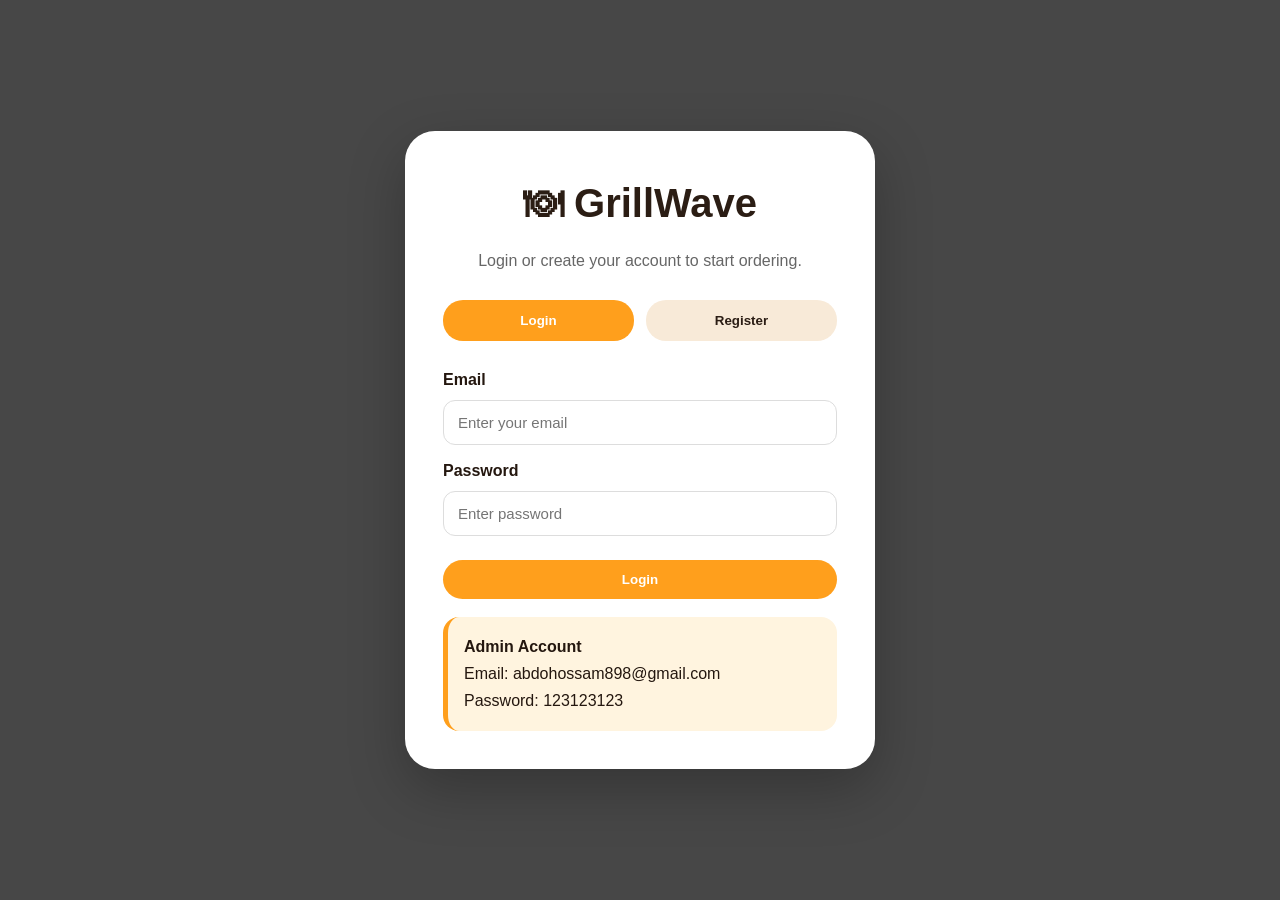
<file: login.html>
<!DOCTYPE html>
<html lang="en">
<head>
  <meta charset="UTF-8">
  <meta name="viewport" content="width=device-width, initial-scale=1.0">
  <title>GrillWave | Login</title>
  <link rel="stylesheet" href="css/style.css">
</head>
<body class="login-page">

<div class="login-wrapper">
  <div class="login-card">
    <h1>🍽 GrillWave</h1>

    <p class="login-text">
      Login or create your account to start ordering.
    </p>

    <div class="login-tabs">
      <button id="showLogin" class="tab-btn active">Login</button>
      <button id="showRegister" class="tab-btn">Register</button>
    </div>

    <form id="loginForm">
      <label>Email</label>
      <input id="loginEmail" type="email" placeholder="Enter your email">

      <label>Password</label>
      <input id="loginPassword" type="password" placeholder="Enter password">

      <button type="submit" class="main-btn full">Login</button>

      <p id="loginMessage" class="error-msg"></p>

      <div class="demo-admin">
        <h4>Admin Account</h4>
        <p>Email: abdohossam898@gmail.com</p>
        <p>Password: 123123123</p>
      </div>
    </form>

    <form id="registerForm" class="hidden">
      <label>Full Name</label>
      <input id="regName" type="text" placeholder="Your full name">

      <label>Email</label>
      <input id="regEmail" type="email" placeholder="example@email.com">

      <label>Password</label>
      <input id="regPassword" type="password" placeholder="Create password">

      <label>Phone Number</label>
      <input id="regPhone" type="tel" placeholder="01xxxxxxxxx">

      <label>Address</label>
      <input id="regAddress" type="text" placeholder="Street, Area, City">

      <button type="submit" class="main-btn full">Create Account</button>

      <p id="registerMessage" class="error-msg"></p>
    </form>
  </div>
</div>

<script src="js/auth.js"></script>
</body>
</html>
</file>
<file: css/style.css>
*{margin:0;padding:0;box-sizing:border-box}
html{scroll-behavior:smooth}
body{font-family:Arial,Helvetica,sans-serif;background:#fffaf3;color:#24170f;line-height:1.7}
img{width:100%;display:block}
a{text-decoration:none}
.container{width:90%;max-width:1180px;margin:auto}
.hidden{display:none!important}

.main-navbar{background:#2b1d14;padding:16px 0;position:sticky;top:0;z-index:1000;box-shadow:0 8px 22px rgba(0,0,0,.14)}
.nav-container{width:90%;max-width:1180px;margin:auto;display:flex;justify-content:space-between;align-items:center}
.brand{color:#ff9f1c;font-size:26px;font-weight:800;display:flex;gap:8px;align-items:center}
.nav-links{list-style:none;display:flex;gap:18px;align-items:center}
.nav-links a{color:white;font-size:15px}
.nav-links a:hover,.nav-links a.active{color:#ff9f1c}
#logoutBtn{color:#ff9f1c;font-weight:800}
.menu-toggle{display:none;background:#ff9f1c;color:white;border:0;border-radius:8px;padding:7px 13px;font-size:22px;cursor:pointer}

.hero-section{
  min-height:88vh;
  background:linear-gradient(rgba(0,0,0,.62),rgba(0,0,0,.62)),url("https://images.unsplash.com/photo-1517248135467-4c7edcad34c4?auto=format&fit=crop&w=1600&q=80") center/cover;
  display:flex;align-items:center;text-align:center;padding:70px 20px
}
.hero-box{max-width:850px;margin:auto;color:white}
.hero-box h1{font-size:58px;margin:15px 0;line-height:1.15}
.hero-box p{font-size:19px;max-width:720px;margin:0 auto 25px}
.small-title{color:#ff9f1c;font-weight:800;text-transform:uppercase;letter-spacing:1px}
.small-title.dark{color:#b45f06}
.hero-buttons{display:flex;gap:13px;justify-content:center;flex-wrap:wrap}

.main-btn,.outline-btn,.outline-dark-btn,.danger-btn{
  display:inline-block;border:0;border-radius:30px;padding:12px 26px;cursor:pointer;font-weight:700;transition:.3s;text-align:center
}
.main-btn{background:#ff9f1c;color:white}
.main-btn:hover{background:#e88700;transform:translateY(-2px)}
.outline-btn{border:2px solid white;color:white;background:transparent}
.outline-dark-btn{border:2px solid #2b1d14;color:#2b1d14;background:transparent}
.danger-btn{background:#c0392b;color:white}
.full{width:100%;margin-top:12px}

.section{padding:78px 0}
.cream-bg{background:#f8ead8}
.section-heading{text-align:center;margin-bottom:35px}
.section-heading h2,.page-header h1{font-size:38px;margin:8px 0}
.page-header{
  background:linear-gradient(rgba(43,29,20,.75),rgba(43,29,20,.75)),url("https://images.unsplash.com/photo-1555396273-367ea4eb4db5?auto=format&fit=crop&w=1600&q=80") center/cover;
  min-height:330px;display:flex;align-items:center;text-align:center;color:white;padding:60px 20px
}
.page-header div{margin:auto;max-width:850px}
.page-header p{font-size:18px}

.three-grid,.cards-grid{display:grid;grid-template-columns:repeat(3,1fr);gap:24px}
.two-grid,.form-layout,.order-layout{display:grid;grid-template-columns:1fr 1fr;gap:28px;align-items:start}

.info-card,.feature-card,.food-card,.highlight-box,.app-panel,.cart-box,.smart-form,.saved-box{
  background:white;border-radius:22px;padding:25px;box-shadow:0 12px 30px rgba(0,0,0,.08);transition:.3s
}
.info-card:hover,.feature-card:hover,.food-card:hover,.cart-box:hover,.smart-form:hover,.saved-box:hover{transform:translateY(-6px)}
.info-card h3,.feature-card h3,.food-content h3{color:#2b1d14;margin-bottom:10px}
.feature-card{text-align:center}
.icon-circle{width:64px;height:64px;background:#fff0db;color:#ff9f1c;border-radius:50%;display:flex;align-items:center;justify-content:center;margin:0 auto 18px;font-size:28px}
.food-card{overflow:hidden;padding:0}
.food-card img{height:235px;object-fit:cover}
.food-content{padding:22px}
.food-content strong,.price{display:inline-block;margin-top:8px;color:#ff9f1c;font-size:21px;font-weight:900}

input,textarea,select{
  width:100%;padding:13px 14px;border:1px solid #ddd;border-radius:12px;font-size:15px;background:white;margin-bottom:12px
}
label{font-weight:700;display:block;margin-bottom:7px}
.smart-form{display:grid;gap:6px}
.menu-tools{display:grid;grid-template-columns:1fr auto;gap:18px;margin:20px 0}
.filter-box{display:flex;gap:10px;flex-wrap:wrap}
.filter-btn{border:0;background:#f8ead8;color:#2b1d14;padding:10px 18px;border-radius:20px;cursor:pointer;font-weight:700}
.filter-btn.active,.filter-btn:hover{background:#ff9f1c;color:white}
.summary-bar{display:flex;gap:14px;flex-wrap:wrap;margin:18px 0}
.summary-bar span{background:#2b1d14;color:white;padding:10px 16px;border-radius:18px}
.menu-grid{display:grid;grid-template-columns:repeat(3,1fr);gap:24px}
.menu-card{background:white;border-radius:20px;overflow:hidden;box-shadow:0 12px 28px rgba(0,0,0,.1);display:flex;flex-direction:column}
.menu-card img{height:190px;object-fit:cover}
.menu-card-content{padding:20px;display:flex;flex-direction:column;gap:9px;flex:1}
.badge{display:inline-block;width:max-content;background:#fff0d8;color:#b45f06;padding:5px 10px;border-radius:20px;font-size:12px;font-weight:800;margin:4px}

.cart-line,.history-line,.saved-line{display:grid;grid-template-columns:1fr auto;gap:10px;align-items:center;border-bottom:1px solid #eee;padding:12px 0}
.qty-controls{display:flex;gap:6px;align-items:center}
.qty-controls button,.small-btn{border:0;border-radius:8px;background:#ff9f1c;color:white;padding:6px 10px;cursor:pointer}
.remove-btn{background:#c0392b!important}
.cart-total{text-align:right;font-size:24px;margin:16px 0}
.feedback,.error-msg{margin:12px 0;font-weight:700}
.feedback{color:#1e8449}
.error-msg{color:#c0392b}
.center-actions{text-align:center;margin-top:25px}
.text-center{text-align:center}
.muted-text{color:#6e5b4a}

.profile-note{background:#fff3df;border-left:5px solid #ff9f1c;padding:20px;border-radius:18px}
.profile-note p{margin-bottom:8px}

.login-page{
  min-height:100vh;background:linear-gradient(rgba(0,0,0,.72),rgba(0,0,0,.72)),url("https://images.unsplash.com/photo-1555396273-367ea4eb4db5?auto=format&fit=crop&w=1600&q=80") center/cover;
  display:flex;justify-content:center;align-items:center;padding:20px
}
.login-wrapper{width:100%;max-width:470px}
.login-card{background:white;border-radius:30px;padding:38px;box-shadow:0 20px 55px rgba(0,0,0,.25)}
.login-card h1{text-align:center;color:#2b1d14;margin-bottom:10px;font-size:40px}
.login-text{text-align:center;color:#666;margin-bottom:25px}
.login-tabs{display:grid;grid-template-columns:1fr 1fr;gap:12px;margin-bottom:25px}
.tab-btn{border:0;padding:13px;border-radius:20px;background:#f8ead8;color:#2b1d14;font-weight:800;cursor:pointer}
.tab-btn.active{background:#ff9f1c;color:white}

.demo-admin{margin-top:18px;background:#fff4df;padding:16px;border-radius:16px;border-left:5px solid #ff9f1c}
.footer{background:#2b1d14;color:white;padding:35px 0}
.footer-grid{display:grid;grid-template-columns:repeat(3,1fr);gap:25px}
.top-btn{display:none;position:fixed;right:22px;bottom:22px;background:#ff9f1c;color:white;border:0;border-radius:50%;width:48px;height:48px;font-size:22px;z-index:999;cursor:pointer}

@media(max-width:900px){
  .three-grid,.cards-grid,.menu-grid,.footer-grid{grid-template-columns:1fr 1fr}
  .two-grid,.order-layout,.form-layout,.menu-tools{grid-template-columns:1fr}
  .menu-toggle{display:block}
  .nav-links{display:none;position:absolute;left:0;right:0;top:67px;background:#2b1d14;flex-direction:column;padding:20px;width:100%}
  .nav-links.show{display:flex}
  .hero-box h1{font-size:38px}
}
@media(max-width:600px){
  .three-grid,.cards-grid,.menu-grid{grid-template-columns:1fr}
  .hero-box h1{font-size:32px}
  .section-heading h2,.page-header h1{font-size:30px}
}.admin-page {
  background: #f4f1ec;
  min-height: 100vh;
  display: flex;
}

.admin-sidebar {
  width: 270px;
  min-height: 100vh;
  background: #2b1d14;
  color: white;
  padding: 28px 22px;
  position: fixed;
  left: 0;
  top: 0;
}

.admin-logo {
  text-align: center;
  margin-bottom: 35px;
}

.admin-logo span {
  font-size: 45px;
}

.admin-logo h2 {
  color: #ff9f1c;
  margin-top: 8px;
}

.admin-logo p {
  color: #d6c2ad;
  font-size: 14px;
}

.admin-menu {
  display: grid;
  gap: 12px;
}

.admin-menu a {
  color: white;
  background: rgba(255,255,255,.08);
  padding: 13px 16px;
  border-radius: 16px;
  transition: .3s;
}

.admin-menu a:hover {
  background: #ff9f1c;
  color: white;
}

.admin-main {
  margin-left: 270px;
  width: calc(100% - 270px);
  padding: 28px;
}

.admin-topbar {
  background: white;
  border-radius: 26px;
  padding: 28px;
  display: flex;
  justify-content: space-between;
  align-items: center;
  box-shadow: 0 12px 30px rgba(0,0,0,.08);
  margin-bottom: 28px;
}

.admin-topbar h1 {
  color: #2b1d14;
  font-size: 34px;
}

.admin-topbar p {
  color: #6e5b4a;
}

.admin-profile {
  background: #fff3df;
  padding: 15px 20px;
  border-radius: 18px;
  text-align: right;
}

.admin-profile span {
  display: block;
  color: #b45f06;
  font-weight: 800;
}

.admin-profile strong {
  font-size: 14px;
  color: #2b1d14;
}

.admin-section {
  margin-bottom: 32px;
}

.admin-stats {
  display: grid;
  grid-template-columns: repeat(4, 1fr);
  gap: 22px;
}

.admin-stat-card {
  background: white;
  border-radius: 24px;
  padding: 25px;
  box-shadow: 0 12px 30px rgba(0,0,0,.08);
}

.admin-stat-card span {
  font-size: 30px;
}

.admin-stat-card h3 {
  margin: 10px 0;
  color: #2b1d14;
}

.admin-stat-card p {
  color: #ff9f1c;
  font-size: 30px;
  font-weight: 900;
}

.admin-card {
  background: white;
  border-radius: 26px;
  padding: 28px;
  box-shadow: 0 12px 30px rgba(0,0,0,.08);
}

.admin-card h2 {
  color: #2b1d14;
  margin-bottom: 8px;
}

.admin-card p {
  color: #6e5b4a;
}

.admin-card-head {
  display: flex;
  justify-content: space-between;
  margin-bottom: 18px;
}

.admin-list {
  margin-top: 18px;
}

.admin-row {
  display: grid;
  grid-template-columns: 1fr auto;
  gap: 18px;
  align-items: center;
  border: 1px solid #eee2d5;
  border-radius: 18px;
  padding: 18px;
  margin-bottom: 14px;
  background: #fffaf3;
}

.admin-row.small {
  grid-template-columns: 1fr auto;
}

.admin-row strong {
  color: #2b1d14;
}

.admin-row p {
  margin: 3px 0;
  color: #6e5b4a;
  font-size: 14px;
}

.admin-two-columns {
  display: grid;
  grid-template-columns: .9fr 1.1fr;
  gap: 28px;
}

.admin-form label {
  display: block;
  margin-top: 12px;
  font-weight: 800;
}

.admin-form input,
.admin-form textarea {
  margin-top: 7px;
}

@media(max-width: 1000px) {
  .admin-page {
    display: block;
  }

  .admin-sidebar {
    width: 100%;
    min-height: auto;
    position: static;
  }

  .admin-main {
    margin-left: 0;
    width: 100%;
  }

  .admin-stats {
    grid-template-columns: repeat(2, 1fr);
  }

  .admin-two-columns {
    grid-template-columns: 1fr;
  }

  .admin-topbar {
    flex-direction: column;
    gap: 15px;
    text-align: center;
  }
}

@media(max-width: 600px) {
  .admin-stats {
    grid-template-columns: 1fr;
  }

  .admin-row {
    grid-template-columns: 1fr;
  }
}
</file>
